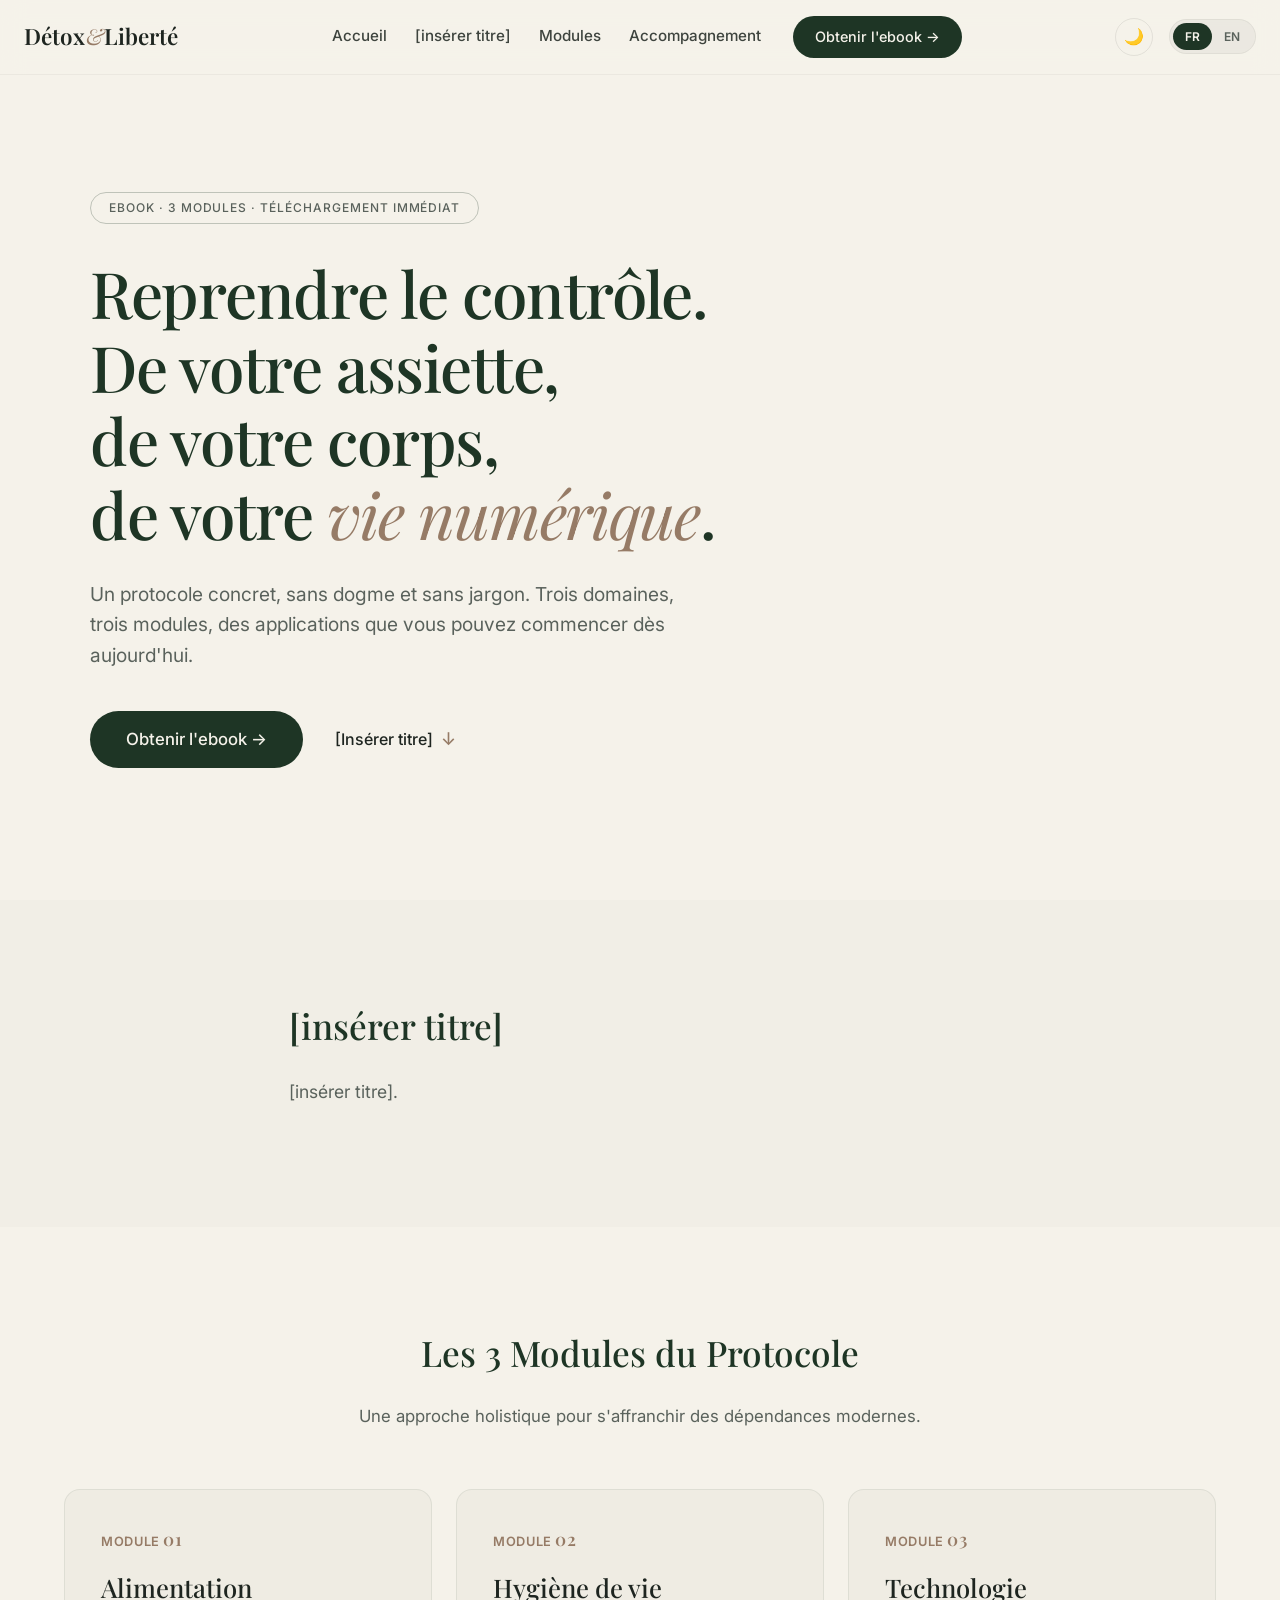
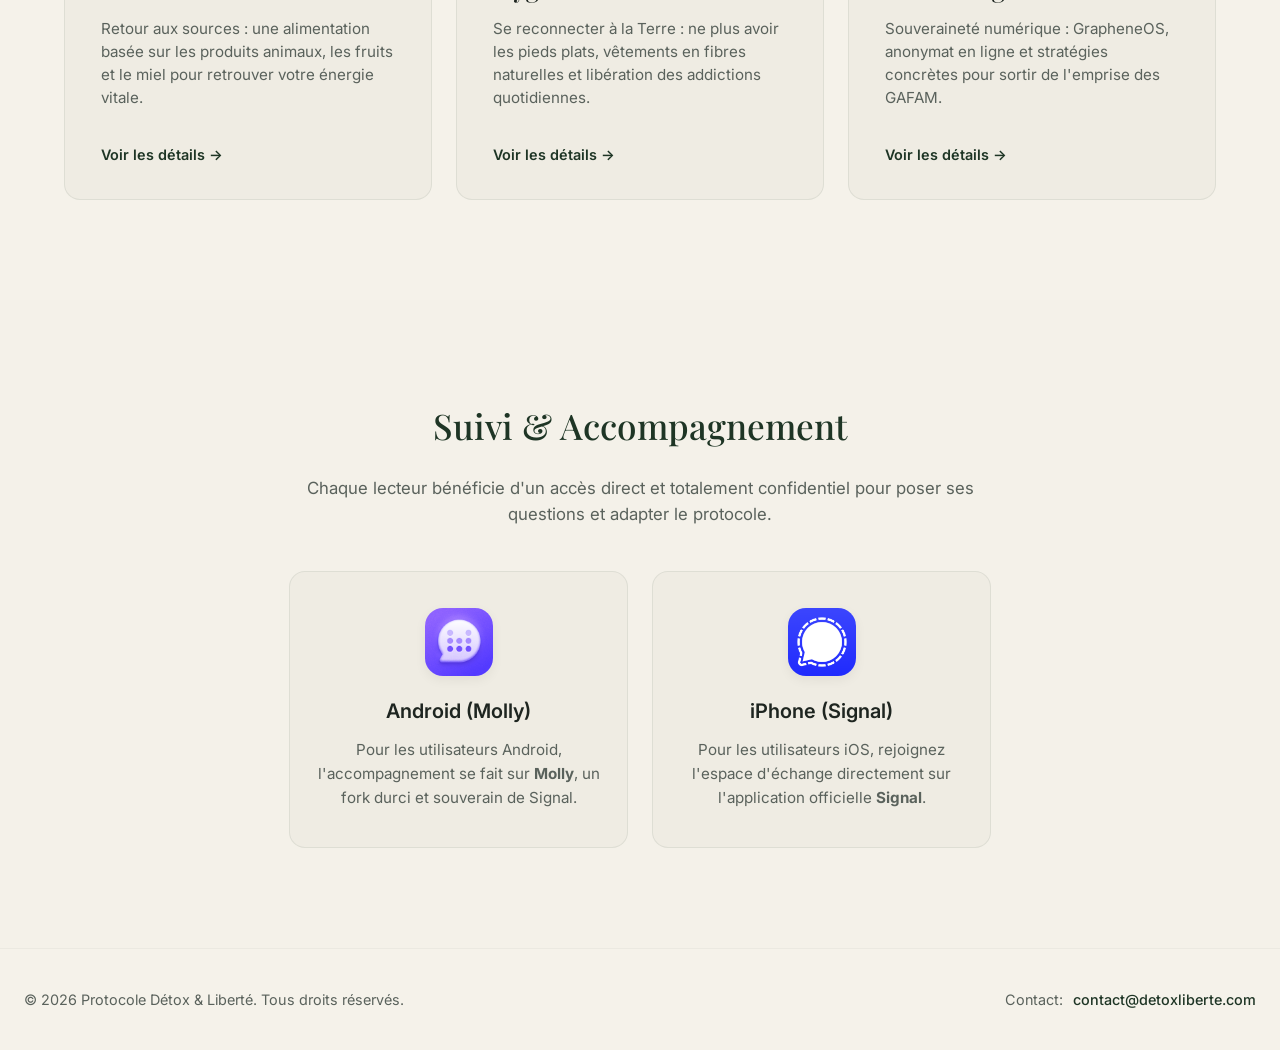
<file: index.html>
<!DOCTYPE html>
<html lang="fr">
<head>
    <meta charset="UTF-8">
    <meta name="viewport" content="width=device-width, initial-scale=1.0">
    <title>Protocole Détox & Liberté</title>
    <link href="https://fonts.googleapis.com/css2?family=Playfair+Display:ital,wght@0,400;0,500;0,600;1,400&family=Inter:wght@400;500;600&display=swap" rel="stylesheet">
    <link rel="stylesheet" href="style.css">
</head>
<body class="lang-fr">

<nav class="navbar">
    <div class="nav-container">
        <a href="#home" class="nav-logo">Détox<span class="logo-accent">&</span>Liberté</a>
        
        <div class="nav-center">
            <div class="nav-links">
                <a href="#home"><span class="lang-fr">Accueil</span><span class="lang-en">Home</span></a>
                <a href="#histoire"><span class="lang-fr">[insérer titre]</span><span class="lang-en">My story</span></a>
                <a href="#modules"><span class="lang-fr">Modules</span><span class="lang-en">Modules</span></a>
                <a href="#accompagnement"><span class="lang-fr">Accompagnement</span><span class="lang-en">Support</span></a>
            </div>
            <a href="https://gumroad.com/?gad_source=1&gad_campaignid=23640098586&gbraid=0AAAABDCxIfgPSpwoScrHzUkKFQmRx6l4e" target="_blank" class="btn-nav-cta">
                <span class="lang-fr">Obtenir l'ebook →</span>
                <span class="lang-en">Get the ebook →</span>
            </a>
        </div>

        <div class="nav-controls">
            <button class="theme-btn" id="themeToggle">🌙</button>
            <div class="lang-picker">
                <button id="btn-fr" class="active">FR</button>
                <button id="btn-en">EN</button>
            </div>
        </div>
    </div>
</nav>

<section id="home" class="hero">
    <div class="hero-container">
        <div class="hero-badge">
            <span class="lang-fr">EBOOK · 3 MODULES · TÉLÉCHARGEMENT IMMÉDIAT</span>
            <span class="lang-en">EBOOK · 3 MODULES · IMMEDIATE DOWNLOAD</span>
        </div>
        
        <h1 class="hero-title">
            <span class="lang-fr">Reprendre le contrôle.<br>De votre assiette,<br>de votre corps,<br>de votre <span class="italic-accent">vie numérique</span>.</span>
            <span class="lang-en">Take back control.<br>Of your plate,<br>of your body,<br>of your <span class="italic-accent">digital life</span>.</span>
        </h1>
        
        <p class="hero-lead">
            <span class="lang-fr">Un protocole concret, sans dogme et sans jargon. Trois domaines, trois modules, des applications que vous pouvez commencer dès aujourd'hui.</span>
            <span class="lang-en">A concrete protocol, without dogma and without jargon. Three domains, three modules, applications you can start today.</span>
        </p>
        
        <div class="hero-actions">
            <a href="https://gumroad.com/?gad_source=1&gad_campaignid=23640098586&gbraid=0AAAABDCxIfgPSpwoScrHzUkKFQmRx6l4e" target="_blank" class="btn-hero-primary">
                <span class="lang-fr">Obtenir l'ebook →</span>
                <span class="lang-en">Get the ebook →</span>
            </a>
            <a href="#histoire" class="btn-hero-secondary">
                <span class="lang-fr">[Insérer titre]</span>
                <span class="lang-en">Discover my story</span>
                <span class="chevron">↓</span>
            </a>
        </div>
    </div>
</section>

<section id="histoire" class="section-about">
    <div class="container-narrow about-content">
        <h2 class="section-title">
            <span class="lang-fr">[insérer titre]</span>
            <span class="lang-en">My Story</span>
        </h2>
        <p>
            <span class="lang-fr">[insérer titre].</span>
            <span class="lang-en">Here is my journey... This is where you will share your transition and your awakening towards this dual detoxification (biological and technological).</span>
        </p>
    </div>
</section>

<section id="modules">
    <div class="container">
        <div class="modules-header">
            <h2 class="section-title">
                <span class="lang-fr">Les 3 Modules du Protocole</span>
                <span class="lang-en">The 3 Protocol Modules</span>
            </h2>
            <p class="section-subtitle">
                <span class="lang-fr">Une approche holistique pour s'affranchir des dépendances modernes.</span>
                <span class="lang-en">A holistic approach to breaking free from modern dependencies.</span>
            </p>
        </div>

        <div class="modules-grid">
            <div class="module-card" onclick="openModal(1)">
                <div class="card-meta">MODULE <span>01</span></div>
                <h3>
                    <span class="lang-fr">Alimentation</span>
                    <span class="lang-en">Nutrition</span>
                </h3>
                <p>
                    <span class="lang-fr">Retour aux sources : une alimentation basée sur les produits animaux, les fruits et le miel pour retrouver votre énergie vitale.</span>
                    <span class="lang-en">Back to basics: an diet based on animal products, fruits, and honey to restore your vital energy.</span>
                </p>
                <button class="btn-card-action">
                    <span class="lang-fr">Voir les détails →</span>
                    <span class="lang-en">View details →</span>
                </button>
            </div>

            <div class="module-card" onclick="openModal(2)">
                <div class="card-meta">MODULE <span>02</span></div>
                <h3>
                    <span class="lang-fr">Hygiène de vie</span>
                    <span class="lang-en">Lifestyle</span>
                </h3>
                <p>
                    <span class="lang-fr">Se reconnecter à la Terre : ne plus avoir les pieds plats, vêtements en fibres naturelles et libération des addictions quotidiennes.</span>
                    <span class="lang-en">Reconnect with the Earth: barefoot walking, natural fiber clothing, and breaking free from daily addictions.</span>
                </p>
                <button class="btn-card-action">
                    <span class="lang-fr">Voir les détails →</span>
                    <span class="lang-en">View details →</span>
                </button>
            </div>

            <div class="module-card" onclick="openModal(3)">
                <div class="card-meta">MODULE <span>03</span></div>
                <h3>
                    <span class="lang-fr">Technologie</span>
                    <span class="lang-en">Technology</span>
                </h3>
                <p>
                    <span class="lang-fr">Souveraineté numérique : GrapheneOS, anonymat en ligne et stratégies concrètes pour sortir de l'emprise des GAFAM.</span>
                    <span class="lang-en">Digital sovereignty: GrapheneOS, online anonymity, and concrete strategies to escape the GAFAM grip.</span>
                </p>
                <button class="btn-card-action">
                    <span class="lang-fr">Voir les détails →</span>
                    <span class="lang-en">View details →</span>
                </button>
            </div>
        </div>
    </div>
</section>

<section id="accompagnement" class="section-support">
    <div class="container-narrow">
        <div class="support-header">
            <h2 class="section-title">
                <span class="lang-fr">Suivi & Accompagnement</span>
                <span class="lang-en">Personal Support</span>
            </h2>
            <p class="section-subtitle">
                <span class="lang-fr">Chaque lecteur bénéficie d'un accès direct et totalement confidentiel pour poser ses questions et adapter le protocole.</span>
                <span class="lang-en">Every reader benefits from direct and completely confidential access to ask questions and adapt the protocol.</span>
            </p>
        </div>

        <div class="support-grid">
            <div class="support-card">
                <img src="image_71fcc6.png" alt="Molly Logo" class="support-icon">
                <h3>Android (Molly)</h3>
                <p class="lang-fr">Pour les utilisateurs Android, l'accompagnement se fait sur <strong>Molly</strong>, un fork durci et souverain de Signal.</p>
                <p class="lang-en">For Android users, support is provided via <strong>Molly</strong>, a hardened and sovereign fork of Signal.</p>
            </div>

            <div class="support-card">
                <img src="image_71fc49.png" alt="Signal Logo" class="support-icon">
                <h3>iPhone (Signal)</h3>
                <p class="lang-fr">Pour les utilisateurs iOS, rejoignez l'espace d'échange directement sur l'application officielle <strong>Signal</strong>.</p>
                <p class="lang-en">For iOS users, join the exchange space directly on the official <strong>Signal</strong> app.</p>
            </div>
        </div>
    </div>
</section>

<footer class="footer">
    <div class="footer-container">
        <div>
            <span class="lang-fr">© 2026 Protocole Détox & Liberté. Tous droits réservés.</span>
            <span class="lang-en">© 2026 Detox & Freedom Protocol. All rights reserved.</span>
        </div>
        <div>
            Contact: <a href="mailto:contact@detoxliberte.com" class="email-link">contact@detoxliberte.com</a>
        </div>
    </div>
</footer>

<div class="modal-backdrop" id="modalBackdrop" onclick="closeModal(event)">
    <div class="modal-window" onclick="event.stopPropagation()">
        <button class="modal-close-icon" onclick="closeModal(event)">&times;</button>
        <div class="modal-header">
            <span class="modal-badge-number" id="modalBadge">M1</span>
            <h3 id="modalTitle">Titre du Module</h3>
        </div>
        <ul class="modal-bullets" id="modalBullets">
            </ul>
        <div class="modal-footer">
            <button class="btn-modal-close" onclick="closeModal(event)">
                <span class="lang-fr">Fermer</span>
                <span class="lang-en">Close</span>
            </button>
        </div>
    </div>
</div>

<script>
/* ==========================================================================
   MOTEUR DU MODE SOMBRE
   ========================================================================== */
const themeToggle = document.getElementById('themeToggle');
themeToggle.addEventListener('click', () => {
    const currentTheme = document.documentElement.getAttribute('data-theme');
    if (currentTheme === 'dark') {
        document.documentElement.removeAttribute('data-theme');
        themeToggle.textContent = '🌙';
        localStorage.setItem('theme', 'light');
    } else {
        document.documentElement.setAttribute('data-theme', 'dark');
        themeToggle.textContent = '☀️';
        localStorage.setItem('theme', 'dark');
    }
});

// Appliquer le thème sauvegardé au démarrage
if (localStorage.getItem('theme') === 'dark') {
    document.documentElement.setAttribute('data-theme', 'dark');
    themeToggle.textContent = '☀️';
}

/* ==========================================================================
   MOTEUR MULTILINGUE (FR / EN)
   ========================================================================== */
const btnFr = document.getElementById('btn-fr');
const btnEn = document.getElementById('btn-en');

function setLanguage(lang) {
    if (lang === 'fr') {
        document.body.classList.remove('lang-en');
        document.body.classList.add('lang-fr');
        btnFr.classList.add('active');
        btnEn.classList.remove('active');
    } else {
        document.body.classList.remove('lang-fr');
        document.body.classList.add('lang-en');
        btnEn.classList.add('active');
        btnFr.classList.remove('active');
    }
    localStorage.setItem('lang', lang);
}

btnFr.addEventListener('click', () => setLanguage('fr'));
btnEn.addEventListener('click', () => setLanguage('en'));

// Appliquer la langue sauvegardée au démarrage (français par défaut)
const savedLang = localStorage.getItem('lang') || 'fr';
setLanguage(savedLang);

/* ==========================================================================
   CONTENU ET GESTION DES FENÊTRES MODALES (Pop-ups)
   ========================================================================== */
const modalData = {
    1: {
        badge: 'M1',
        titleFr: 'Module 1 : Alimentation',
        titleEn: 'Module 1: Nutrition',
        bulletsFr: [
            'Principes fondamentaux du régime basé sur les produits animaux (Animal-Based)',
            'Sélection et cycle optimal des fruits frais locaux et de saison',
            'Le miel brut et sauvage comme carburant cellulaire propre',
            'Élimination radicale des huiles de graines industrielles et toxines modernes'
        ],
        bulletsEn: [
            'Fundamental principles of the Animal-Based diet',
            'Optimal selection and cycling of local, seasonal fruits',
            'Raw, wild honey as a clean source of cellular fuel',
            'Radical elimination of industrial seed oils and modern toxins'
        ]
    },
    2: {
        badge: 'M2',
        titleFr: 'Module 2 : Hygiène de vie',
        titleEn: 'Module 2: Lifestyle',
        bulletsFr: [
            'Pratique du Earthing : se reconnecter électriquement à la Terre (pieds nus)',
            'Bannir le synthétique : opter pour des vêtements 100% fibres naturelles',
            'Désintoxication de la dopamine : briser les boucles d\'addictions artificielles',
            'Restructuration du rythme circadien et optimisation profonde du sommeil'
        ],
        bulletsEn: [
            'Earthing practices: electrically reconnecting with the Earth (barefoot)',
            'Banishing synthetics: switching to 100% natural fiber clothing',
            'Dopamine detox: breaking artificial addiction loops',
            'Circadian rhythm restructuring and deep sleep optimization'
        ]
    },
    3: {
        badge: 'M3',
        titleFr: 'Module 3 : Technologie',
        titleEn: 'Module 3: Technology',
        bulletsFr: [
            'Installation pas à pas et configuration sécurisée de GrapheneOS',
            'Reprendre l\'anonymat : se masquer face à la surveillance globale',
            'Protocoles et applications alternatives souveraines pour éjecter les GAFAM',
            'Chiffrement de vos communications et protection de vos métadonnées'
        ],
        bulletsEn: [
            'Step-by-step installation and secure configuration of GrapheneOS',
            'Reclaiming anonymity: shielding yourself from global surveillance',
            'Sovereign alternative protocols and apps to evict GAFAM completely',
            'Encrypting your communications and protecting your metadata'
        ]
    }
};

function openModal(id) {
    const data = modalData[id];
    if (!data) return;

    const isEn = document.body.classList.contains('lang-en');
    
    document.getElementById('modalBadge').textContent = data.badge;
    document.getElementById('modalTitle').textContent = isEn ? data.titleEn : data.titleFr;
    
    const bulletsContainer = document.getElementById('modalBullets');
    bulletsContainer.innerHTML = '';
    
    const currentBullets = isEn ? data.bulletsEn : data.bulletsFr;
    currentBullets.forEach(text => {
        const li = document.createElement('li');
        li.textContent = text;
        bulletsContainer.appendChild(li);
    });
    
    document.getElementById('modalBackdrop').classList.add('visible');
}

function closeModal(event) {
    document.getElementById('modalBackdrop').classList.remove('visible');
}
</script>
</body>
</html>
</file>
<file: style.css>
/* ==========================================================================
   PALETTE DE COULEURS & DESIGN TOKENS
   ========================================================================== */
:root {
    /* Mode Clair (Exactement comme votre capture d'écran crème) */
    --color-bg-cream: #F5F2EA;           /* Fond chaud blanc cassé / crème */
    --color-primary-green: #1E3525;      /* Vert forêt profond très élégant */
    --color-accent-copper: #967B66;      /* Teinte cuivrée/terreuse des textes italiques */
    --color-text-dark: #1E2520;          /* Texte principal lisible */
    --color-text-muted: #5A625C;         /* Texte secondaire plus doux */
    --color-navbar-bg: rgba(245, 242, 234, 0.85);
    --color-card-bg: #EFECE3;            /* Fond de carte M3 subtilement plus sombre */
    --color-card-border: rgba(30, 53, 37, 0.08);

    /* Polices d'écriture */
    --font-display: 'Playfair Display', serif;
    --font-body: 'Inter', sans-serif;

    /* Courbures Pill / Coins arrondis Material 3 */
    --radius-pill: 9999px;
    --radius-m3-large: 24px;
    --radius-m3-card: 16px;
    
    /* Animation fluide signature */
    --m3-transition: all 0.35s cubic-bezier(0.2, 0, 0, 1);
}

[data-theme="dark"] {
    /* Mode Sombre Organique (Forêt Nocturne comme la 1ère image) */
    --color-bg-cream: #0B0F0C;           /* Fond sombre vert-noir */
    --color-primary-green: #A3D9AE;      /* Vert pastel lumineux et doux pour l'accessibilité */
    --color-accent-copper: #D9BEA7;      /* Cuivre adouci */
    --color-text-dark: #E2E8E4;          /* Texte clair */
    --color-text-muted: #9BB0A2;
    --color-navbar-bg: rgba(11, 15, 12, 0.85);
    --color-card-bg: #141B16;
    --color-card-border: rgba(163, 217, 174, 0.12);
}

/* ==========================================================================
   RESETS & DIRECTIVES ARCHITECTURALES MULTILINGUES
   ========================================================================== */
* {
    box-sizing: border-box;
    margin: 0;
    padding: 0;
}

html {
    scroll-behavior: smooth;
}

body {
    font-family: var(--font-body);
    background-color: var(--color-bg-cream);
    color: var(--color-text-dark);
    line-height: 1.5;
    -webkit-font-smoothing: antialiased;
    transition: background-color var(--m3-transition), color var(--m3-transition);
}

/* Moteur d'affichage des langues (Masquage / Affichage parfait sans flash) */
body.lang-fr .lang-en { display: none !important; }
body.lang-en .lang-fr { display: none !important; }

.container {
    max-width: 1200px;
    margin: 0 auto;
    padding: 0 24px;
}

.container-narrow {
    max-width: 750px;
    margin: 0 auto;
    padding: 0 24px;
}

/* ==========================================================================
   NAVBAR COMPLÈTE
   ========================================================================== */
.navbar {
    position: fixed;
    top: 0;
    left: 0;
    width: 100%;
    z-index: 1000;
    background-color: var(--color-navbar-bg);
    backdrop-filter: blur(12px);
    -webkit-backdrop-filter: blur(12px);
    border-bottom: 1px solid rgba(0, 0, 0, 0.04);
    transition: background-color var(--m3-transition);
}

.nav-container {
    max-width: 1300px;
    margin: 0 auto;
    padding: 16px 24px;
    display: flex;
    align-items: center;
    justify-content: space-between;
}

.nav-logo {
    font-family: var(--font-display);
    font-weight: 600;
    font-size: 1.4rem;
    text-decoration: none;
    color: var(--color-text-dark);
}

.logo-accent {
    font-style: italic;
    font-weight: 400;
    color: var(--color-accent-copper);
    margin-left: 1px;
}

.nav-center {
    display: flex;
    align-items: center;
    gap: 32px;
}

.nav-links {
    display: flex;
    gap: 28px;
}

.nav-links a {
    text-decoration: none;
    color: var(--color-text-dark);
    font-weight: 500;
    font-size: 0.95rem;
    opacity: 0.85;
    transition: opacity 0.2s ease;
}

.nav-links a:hover {
    opacity: 1;
}

/* Bouton Pill "Obtenir l'ebook" dans la navbar */
.btn-nav-cta {
    background-color: var(--color-primary-green);
    color: var(--color-bg-cream) !important;
    text-decoration: none;
    font-size: 0.9rem;
    font-weight: 500;
    padding: 10px 22px;
    border-radius: var(--radius-pill);
    transition: var(--m3-transition);
}

.btn-nav-cta:hover {
    transform: scale(1.03);
    box-shadow: 0 4px 12px rgba(30, 53, 37, 0.15);
}

/* Zone boutons Thème & Langues */
.nav-controls {
    display: flex;
    align-items: center;
    gap: 16px;
}

.theme-btn {
    background: none;
    border: 1px solid rgba(0, 0, 0, 0.08);
    width: 38px;
    height: 38px;
    border-radius: var(--radius-pill);
    cursor: pointer;
    display: flex;
    align-items: center;
    justify-content: center;
    font-size: 1rem;
    transition: var(--m3-transition);
}

[data-theme="dark"] .theme-btn {
    border-color: rgba(255, 255, 255, 0.15);
}

.theme-btn:hover {
    background-color: rgba(0, 0, 0, 0.03);
}

.lang-picker {
    display: flex;
    background-color: rgba(0, 0, 0, 0.04);
    padding: 3px;
    border-radius: var(--radius-pill);
    border: 1px solid rgba(0, 0, 0, 0.05);
}

[data-theme="dark"] .lang-picker {
    background-color: rgba(255, 255, 255, 0.06);
}

.lang-picker button {
    background: none;
    border: none;
    cursor: pointer;
    font-family: var(--font-body);
    font-weight: 600;
    font-size: 0.75rem;
    padding: 6px 12px;
    border-radius: var(--radius-pill);
    color: var(--color-text-muted);
    transition: var(--m3-transition);
}

.lang-picker button.active {
    background-color: var(--color-primary-green);
    color: var(--color-bg-cream);
}

/* ==========================================================================
   HERO SECTION (Image forestière adoucie)
   ========================================================================== */
.hero {
    min-height: 100vh;
    display: flex;
    align-items: center;
    padding: 140px 24px 80px;
    position: relative;
    background-image: linear-gradient(
        to right, 
        rgba(245, 242, 234, 0.92) 30%, 
        rgba(245, 242, 234, 0.75) 100%
    ), 
    url('https://images.unsplash.com/photo-1448375240586-882707db888b?auto=format&fit=crop&w=1950&q=80');
    background-size: cover;
    background-position: center;
    transition: background-image var(--m3-transition);
}

[data-theme="dark"] .hero {
    background-image: linear-gradient(
        to right, 
        rgba(11, 15, 12, 0.94) 30%, 
        rgba(11, 15, 12, 0.82) 100%
    ), 
    url('https://images.unsplash.com/photo-1448375240586-882707db888b?auto=format&fit=crop&w=1950&q=80');
}

.hero-container {
    max-width: 1100px;
    margin: 0 auto;
    width: 100%;
    text-align: left;
}

.hero-badge {
    display: inline-block;
    border: 1px solid rgba(30, 53, 37, 0.25);
    padding: 6px 18px;
    border-radius: var(--radius-pill);
    font-size: 0.75rem;
    font-weight: 500;
    letter-spacing: 0.08em;
    color: var(--color-text-muted);
    margin-bottom: 32px;
}

[data-theme="dark"] .hero-badge {
    border-color: rgba(163, 217, 174, 0.3);
}

.hero-title {
    font-family: var(--font-display);
    font-size: clamp(2.5rem, 5vw, 4.2rem);
    font-weight: 500;
    line-height: 1.15;
    color: var(--color-primary-green);
    margin-bottom: 28px;
    letter-spacing: -0.02em;
}

.italic-accent {
    font-style: italic;
    color: var(--color-accent-copper);
    font-weight: 400;
}

.hero-lead {
    font-size: clamp(1.05rem, 2vw, 1.2rem);
    color: var(--color-text-muted);
    max-width: 620px;
    margin-bottom: 40px;
    line-height: 1.6;
}

.hero-actions {
    display: flex;
    align-items: center;
    gap: 32px;
    flex-wrap: wrap;
}

.btn-hero-primary {
    background-color: var(--color-primary-green);
    color: var(--color-bg-cream);
    text-decoration: none;
    font-weight: 500;
    font-size: 1.05rem;
    padding: 16px 36px;
    border-radius: var(--radius-pill);
    transition: var(--m3-transition);
}

.btn-hero-primary:hover {
    transform: translateY(-2px);
    box-shadow: 0 6px 20px rgba(30, 53, 37, 0.2);
}

.btn-hero-secondary {
    display: flex;
    align-items: center;
    gap: 8px;
    text-decoration: none;
    color: var(--color-text-dark);
    font-weight: 500;
    font-size: 1rem;
    transition: opacity 0.2s ease;
}

.btn-hero-secondary:hover {
    opacity: 0.8;
}

.btn-hero-secondary .chevron {
    font-size: 1.1rem;
    color: var(--color-accent-copper);
}

/* ==========================================================================
   SECTIONS GÉNÉRALES
   ========================================================================== */
section {
    padding: 100px 0;
}

.section-title {
    font-family: var(--font-display);
    font-size: 2.2rem;
    font-weight: 500;
    color: var(--color-primary-green);
    margin-bottom: 24px;
}

.section-about {
    background-color: rgba(0, 0, 0, 0.015);
}

.about-content p {
    font-size: 1.1rem;
    color: var(--color-text-muted);
    margin-bottom: 20px;
    line-height: 1.7;
}

.modules-header {
    text-align: center;
    margin-bottom: 60px;
}

.section-subtitle {
    color: var(--color-text-muted);
    font-size: 1.05rem;
}

.modules-grid {
    display: grid;
    grid-template-columns: repeat(auto-fit, minmax(320px, 1fr));
    gap: 24px;
}

.module-card {
    background-color: var(--color-card-bg);
    border: 1px solid var(--color-card-border);
    border-radius: var(--radius-m3-card);
    padding: 36px;
    display: flex;
    flex-direction: column;
    cursor: pointer;
    transition: var(--m3-transition);
}

.module-card:hover {
    transform: translateY(-6px);
    border-color: var(--color-primary-green);
    box-shadow: 0 12px 24px rgba(0,0,0,0.04);
}

.card-meta {
    font-size: 0.8rem;
    text-transform: uppercase;
    letter-spacing: 0.05em;
    color: var(--color-accent-copper);
    margin-bottom: 16px;
    font-weight: 600;
}

.card-meta span {
    font-family: var(--font-display);
    font-size: 1.1rem;
}

.module-card h3 {
    font-family: var(--font-display);
    font-size: 1.6rem;
    font-weight: 500;
    margin-bottom: 12px;
    color: var(--color-text-dark);
}

.module-card p {
    color: var(--color-text-muted);
    font-size: 0.95rem;
    line-height: 1.5;
    margin-bottom: 28px;
}

.btn-card-action {
    background: none;
    border: none;
    font-family: var(--font-body);
    font-weight: 600;
    font-size: 0.9rem;
    color: var(--color-primary-green);
    text-align: left;
    cursor: pointer;
    margin-top: auto;
    padding-top: 8px;
}

/* ==========================================================================
   SECTION ACCOMPAGNEMENT PRIVÉ
   ========================================================================== */
.section-support {
    background-color: rgba(0, 0, 0, 0.005);
}

.support-header {
    text-align: center;
    margin-bottom: 44px;
}

.support-grid {
    display: grid;
    grid-template-columns: repeat(auto-fit, minmax(280px, 1fr));
    gap: 24px;
    margin-top: 32px;
}

.support-card {
    background-color: var(--color-card-bg);
    border: 1px solid var(--color-card-border);
    border-radius: var(--radius-m3-card);
    padding: 36px 24px;
    text-align: center;
    display: flex;
    flex-direction: column;
    align-items: center;
    transition: var(--m3-transition);
}

.support-card:hover {
    transform: translateY(-4px);
    border-color: var(--color-primary-green);
    box-shadow: 0 10px 24px rgba(0,0,0,0.02);
}

.support-icon {
    width: 68px;
    height: 68px;
    border-radius: 18px;
    margin-bottom: 20px;
    object-fit: cover;
    box-shadow: 0 4px 12px rgba(0,0,0,0.06);
}

.support-card h3 {
    font-family: var(--font-body);
    font-size: 1.25rem;
    font-weight: 600;
    margin-bottom: 12px;
    color: var(--color-text-dark);
}

.support-card p {
    color: var(--color-text-muted);
    font-size: 0.95rem;
    line-height: 1.6;
}

/* ==========================================================================
   FOOTER (Pied de page)
   ========================================================================== */
.footer {
    border-top: 1px solid rgba(0,0,0,0.04);
    padding: 40px 0;
    background-color: var(--color-bg-cream);
}

.footer-container {
    max-width: 1300px;
    margin: 0 auto;
    padding: 0 24px;
    display: flex;
    justify-content: space-between;
    align-items: center;
    flex-wrap: wrap;
    gap: 20px;
    font-size: 0.9rem;
    color: var(--color-text-muted);
}

.email-link {
    color: var(--color-primary-green);
    text-decoration: none;
    font-weight: 500;
    margin-left: 6px;
}

.email-link:hover {
    text-decoration: underline;
}

/* ==========================================================================
   MODAL WINDOW (Fenêtres pop-up)
   ========================================================================== */
.modal-backdrop {
    position: fixed;
    top: 0;
    left: 0;
    width: 100%;
    height: 100%;
    background-color: rgba(0, 0, 0, 0.4);
    backdrop-filter: blur(4px);
    z-index: 2000;
    display: flex;
    align-items: center;
    justify-content: center;
    opacity: 0;
    pointer-events: none;
    transition: opacity 0.3s ease;
    padding: 20px;
}

.modal-backdrop.visible {
    opacity: 1;
    pointer-events: auto;
}

.modal-window {
    background-color: var(--color-bg-cream);
    border: 1px solid var(--color-card-border);
    padding: 40px;
    border-radius: var(--radius-m3-large);
    max-width: 600px;
    width: 100%;
    position: relative;
    transform: scale(0.92) translateY(20px);
    transition: transform 0.35s cubic-bezier(0.2, 0, 0, 1);
    box-shadow: 0 20px 48px rgba(0, 0, 0, 0.15);
}

.modal-backdrop.visible .modal-window {
    transform: scale(1) translateY(0);
}

.modal-close-icon {
    position: absolute;
    top: 24px;
    right: 24px;
    background: none;
    border: none;
    font-size: 2rem;
    cursor: pointer;
    color: var(--color-text-muted);
    line-height: 0.5;
}

.modal-header {
    display: flex;
    align-items: center;
    gap: 16px;
    margin-bottom: 24px;
}

.modal-badge-number {
    background-color: var(--color-primary-green);
    color: var(--color-bg-cream);
    font-weight: 600;
    padding: 4px 12px;
    font-size: 0.85rem;
    border-radius: var(--radius-pill);
}

#modalTitle {
    font-family: var(--font-display);
    font-size: 1.8rem;
    color: var(--color-primary-green);
}

.modal-bullets {
    list-style: none;
    display: flex;
    flex-direction: column;
    gap: 14px;
    margin-bottom: 32px;
}

.modal-bullets li {
    font-size: 1rem;
    color: var(--color-text-muted);
    position: relative;
    padding-left: 24px;
    line-height: 1.5;
}

.modal-bullets li::before {
    content: "—";
    position: absolute;
    left: 0;
    color: var(--color-accent-copper);
    font-weight: bold;
}

.modal-footer {
    display: flex;
    justify-content: flex-end;
}

.btn-modal-close {
    background-color: var(--color-card-bg);
    color: var(--color-text-dark);
    border: 1px solid var(--color-card-border);
    padding: 12px 28px;
    border-radius: var(--radius-pill);
    font-family: var(--font-body);
    font-weight: 600;
    cursor: pointer;
}

/* ==========================================================================
   OPTIMISATIONS MOBILES
   ========================================================================== */
@media (max-width: 768px) {
    .nav-links, .btn-nav-cta {
        display: none !important;
    }
    .nav-container {
        padding: 12px 16px;
    }
    
    .hero {
        padding: 100px 16px 40px;
        background-image: linear-gradient(
            to bottom, 
            rgba(245, 242, 234, 0.96) 50%, 
            rgba(245, 242, 234, 0.85) 100%
        ), 
        url('https://images.unsplash.com/photo-1448375240586-882707db888b?auto=format&fit=crop&w=1950&q=80');
    }
    [data-theme="dark"] .hero {
        background-image: linear-gradient(
            to bottom, 
            rgba(11, 15, 12, 0.96) 50%, 
            rgba(11, 15, 12, 0.88) 100%
        ), 
        url('https://images.unsplash.com/photo-1448375240586-882707db888b?auto=format&fit=crop&w=1950&q=80');
    }
    .hero-badge {
        margin-bottom: 20px;
        font-size: 0.65rem;
        padding: 4px 12px;
    }
    .hero-title {
        font-size: 1.8rem;
        line-height: 1.2;
        margin-bottom: 20px;
    }
    .hero-lead {
        font-size: 1rem;
        margin-bottom: 30px;
    }
    .hero-actions {
        flex-direction: column;
        align-items: stretch;
        gap: 16px;
    }
    .btn-hero-primary {
        text-align: center;
        padding: 14px 24px;
    }
    .btn-hero-secondary {
        justify-content: center;
    }

    /* Sections */
    section {
        padding: 60px 0;
    }
    .section-title {
        font-size: 1.6rem;
    }
    .modules-grid, .support-grid {
        grid-template-columns: 1fr;
        gap: 16px;
    }
    .module-card, .support-card {
        padding: 24px;
    }

    /* Modales */
    .modal-window {
        padding: 24px;
    }
    #modalTitle {
        font-size: 1.4rem;
    }

    /* Footer */
    .footer-container {
        flex-direction: column;
        text-align: center;
        gap: 12px;
    }
}
</file>
